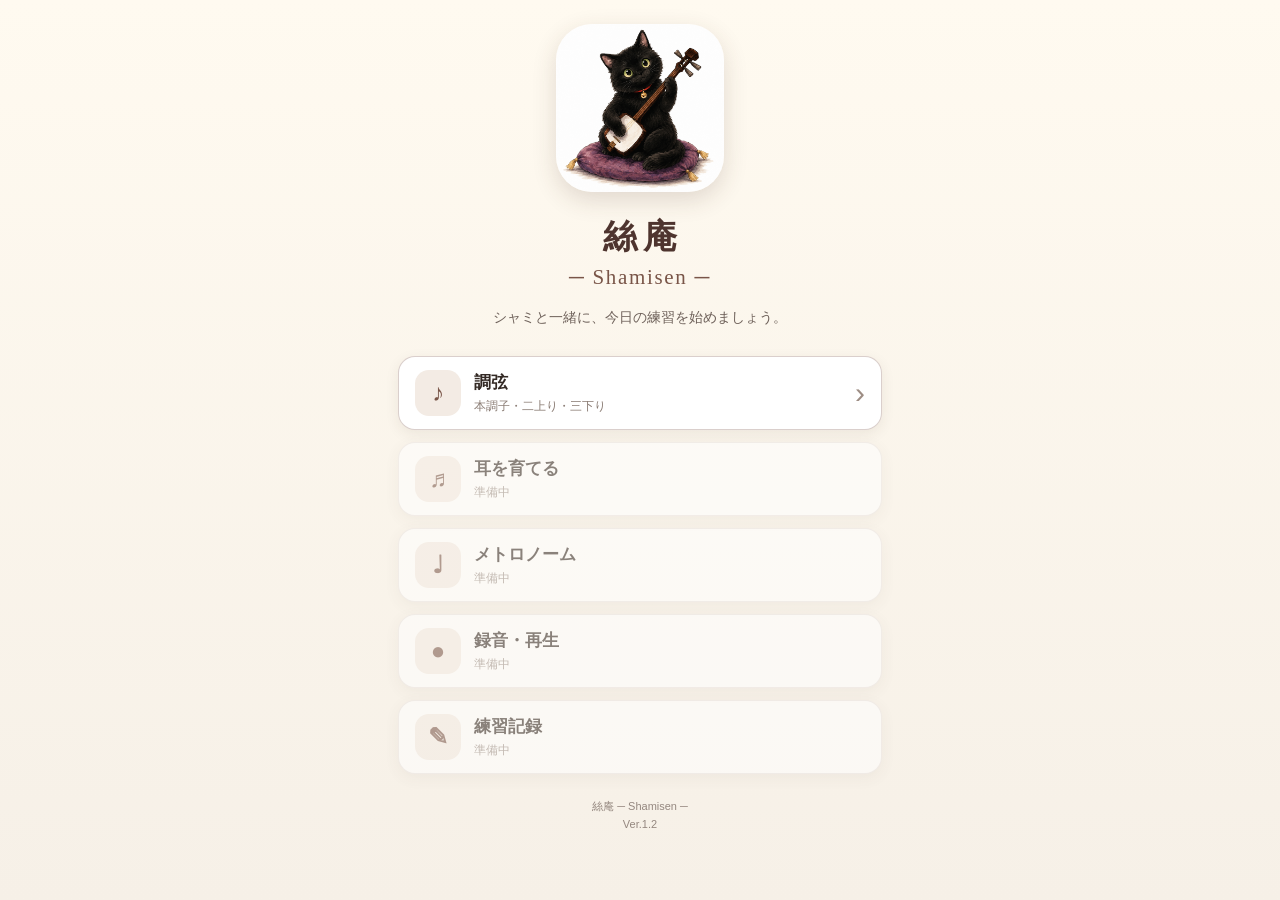
<file: index.html>
<!DOCTYPE html>
<html lang="ja">
<head>
  <meta charset="UTF-8">
  <meta name="viewport" content="width=device-width, initial-scale=1, viewport-fit=cover">
  <meta name="theme-color" content="#795548">

  <title>絲庵 ─ Shamisen ─</title>

  <link rel="manifest" href="./manifest.webmanifest">
  <link rel="icon" href="./icon-192.png" sizes="192x192">
  <link rel="apple-touch-icon" href="./icon-192.png">
  <link rel="stylesheet" href="./style.css">
</head>

<body class="home-body">
  <main class="home-app">
    <header class="home-header">
      <img
        class="home-character"
        src="./icon-512.png"
        alt="三味線を持つ黒猫のシャミ"
        width="168"
        height="168"
      >

      <p class="brand-name">絲庵</p>
      <h1 class="home-title">─ Shamisen ─</h1>

      <p class="home-message">
        シャミと一緒に、今日の練習を始めましょう。
      </p>
    </header>

    <nav class="home-menu" aria-label="練習メニュー">
      <a class="menu-button active-menu" href="./tuning.html">
        <span class="menu-icon">♪</span>

        <span class="menu-text">
          <strong>調弦</strong>
          <small>本調子・二上り・三下り</small>
        </span>

        <span class="menu-arrow" aria-hidden="true">›</span>
      </a>

      <button class="menu-button disabled-menu" type="button" disabled>
        <span class="menu-icon">♬</span>
        <span class="menu-text">
          <strong>耳を育てる</strong>
          <small>準備中</small>
        </span>
      </button>

      <button class="menu-button disabled-menu" type="button" disabled>
        <span class="menu-icon">♩</span>
        <span class="menu-text">
          <strong>メトロノーム</strong>
          <small>準備中</small>
        </span>
      </button>

      <button class="menu-button disabled-menu" type="button" disabled>
        <span class="menu-icon">●</span>
        <span class="menu-text">
          <strong>録音・再生</strong>
          <small>準備中</small>
        </span>
      </button>

      <button class="menu-button disabled-menu" type="button" disabled>
        <span class="menu-icon">✎</span>
        <span class="menu-text">
          <strong>練習記録</strong>
          <small>準備中</small>
        </span>
      </button>
    </nav>

    <button type="button" class="install-button" id="installButton" hidden>
      ホーム画面にインストール
    </button>

    <footer class="home-footer">
      <p>絲庵 ─ Shamisen ─</p>
      <p>Ver.1.2</p>
    </footer>
  </main>

  <script src="./app.js" defer></script>
</body>
</html>
</file>
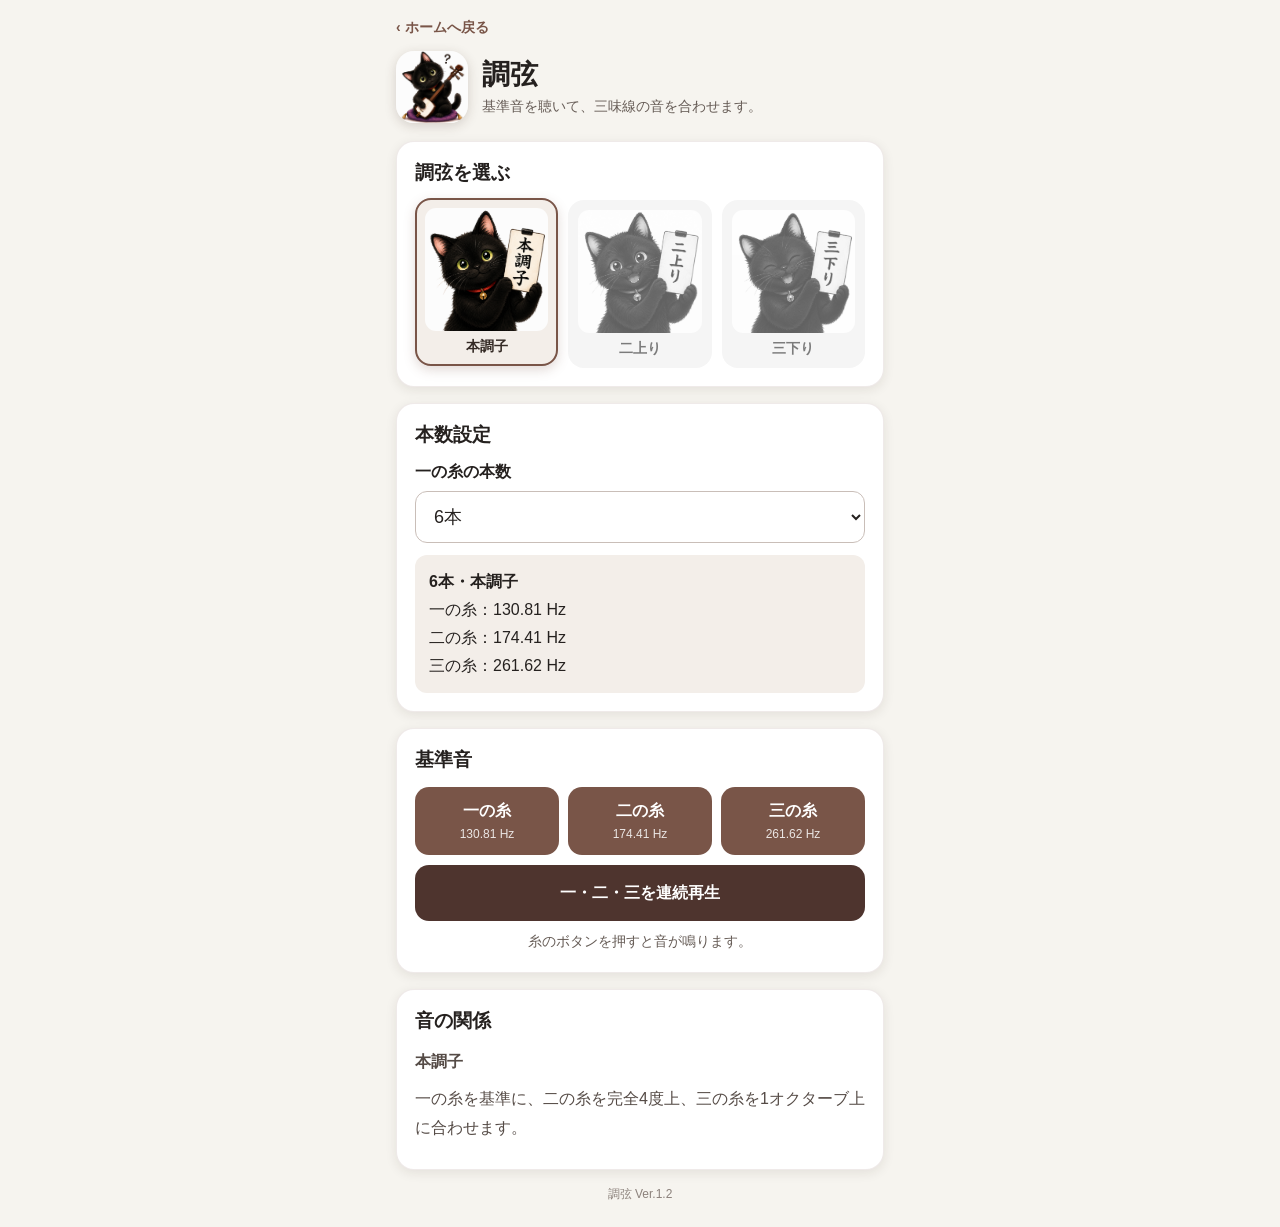
<file: tuning.html>
<!DOCTYPE html>
<html lang="ja">
<head>
  <meta charset="UTF-8">
  <meta name="viewport" content="width=device-width, initial-scale=1, viewport-fit=cover">
  <meta name="theme-color" content="#795548">

  <title>調弦｜絲庵 ─ Shamisen ─</title>

  <link rel="manifest" href="./manifest.webmanifest">
  <link rel="icon" href="./icon-192.png" sizes="192x192">
  <link rel="apple-touch-icon" href="./icon-192.png">
  <link rel="stylesheet" href="./style.css">
</head>

<body>
  <main class="app">
    <a class="back-link" href="./index.html">‹ ホームへ戻る</a>

    <header class="app-header">
      <img
        class="app-icon"
        src="./icon-192.png"
        alt=""
        width="72"
        height="72"
      >

      <div>
        <h1>調弦</h1>
        <p>基準音を聴いて、三味線の音を合わせます。</p>
      </div>
    </header>

    <section class="card" aria-labelledby="mode-title">
      <h2 id="mode-title">調弦を選ぶ</h2>

      <div class="tuning-mode-grid" role="group" aria-label="調弦の種類">
        <button
          type="button"
          class="tuning-mode-button active"
          data-mode="hon"
          aria-pressed="true"
        >
          <img src="./hon.png" alt="本調子の札を持つシャミ">
          <span>本調子</span>
        </button>

        <button
          type="button"
          class="tuning-mode-button"
          data-mode="niage"
          aria-pressed="false"
        >
          <img src="./niage.png" alt="二上りの札を持つシャミ">
          <span>二上り</span>
        </button>

        <button
          type="button"
          class="tuning-mode-button"
          data-mode="sansage"
          aria-pressed="false"
        >
          <img src="./sansage.png" alt="三下りの札を持つシャミ">
          <span>三下り</span>
        </button>
      </div>
    </section>

    <section class="card" aria-labelledby="setting-title">
      <h2 id="setting-title">本数設定</h2>

      <label for="hon">一の糸の本数</label>
      <select id="hon">
        <option value="1">1本</option>
        <option value="2">2本</option>
        <option value="3">3本</option>
        <option value="4">4本</option>
        <option value="5">5本</option>
        <option value="6" selected>6本</option>
        <option value="7">7本</option>
        <option value="8">8本</option>
        <option value="9">9本</option>
        <option value="10">10本</option>
        <option value="11">11本</option>
        <option value="12">12本</option>
      </select>

      <div class="info" id="tuningInfo" aria-live="polite"></div>
    </section>

    <section class="card" aria-labelledby="sound-title">
      <h2 id="sound-title">基準音</h2>

      <div class="button-grid">
        <button type="button" data-note="ichi">
          <span>一の糸</span>
          <small id="ichiFrequency"></small>
        </button>

        <button type="button" data-note="ni">
          <span>二の糸</span>
          <small id="niFrequency"></small>
        </button>

        <button type="button" data-note="san">
          <span>三の糸</span>
          <small id="sanFrequency"></small>
        </button>
      </div>

      <button type="button" class="secondary-button" id="playAllButton">
        一・二・三を連続再生
      </button>

      <p class="status" id="audioStatus" role="status" aria-live="polite">
        糸のボタンを押すと音が鳴ります。
      </p>
    </section>

    <section class="card" aria-labelledby="guide-title">
      <h2 id="guide-title">音の関係</h2>
      <div id="tuningGuide" class="guide-text"></div>
    </section>

    <p class="version">調弦 Ver.1.2</p>
  </main>

  <script src="./app.js" defer></script>
</body>
</html>
</file>
<file: style.css>
* {
  box-sizing: border-box;
}

:root {
  color-scheme: light;
  font-family:
    -apple-system, BlinkMacSystemFont, "Segoe UI",
    "Hiragino Kaku Gothic ProN", "Yu Gothic", sans-serif;
  background: #f6f4ef;
  color: #25211f;
}

body {
  min-width: 320px;
  margin: 0;
  background: #f6f4ef;
}

button,
select {
  font: inherit;
}

button {
  touch-action: manipulation;
}

.app {
  width: min(100%, 520px);
  min-height: 100vh;
  margin: 0 auto;
  padding:
    max(18px, env(safe-area-inset-top))
    16px
    max(24px, env(safe-area-inset-bottom));
}

.back-link {
  display: inline-block;
  margin-bottom: 14px;
  color: #795548;
  font-size: 14px;
  font-weight: 700;
  text-decoration: none;
}

.app-header {
  display: flex;
  align-items: center;
  gap: 14px;
  margin-bottom: 18px;
}

.app-icon {
  flex: 0 0 auto;
  border-radius: 18px;
  box-shadow: 0 3px 12px rgba(65, 45, 33, 0.18);
}

h1 {
  margin: 0 0 4px;
  font-size: clamp(22px, 6vw, 28px);
  line-height: 1.25;
}

.app-header p {
  margin: 0;
  color: #665c56;
  font-size: 14px;
  line-height: 1.5;
}

.card {
  margin-bottom: 16px;
  padding: 18px;
  overflow: hidden;
  background: #ffffff;
  border: 1px solid rgba(121, 85, 72, 0.12);
  border-radius: 18px;
  box-shadow: 0 3px 12px rgba(48, 35, 27, 0.09);
}

h2 {
  margin: 0 0 14px;
  font-size: 19px;
}

label {
  display: block;
  margin-bottom: 8px;
  font-weight: 700;
}

select {
  width: 100%;
  min-height: 52px;
  margin-bottom: 12px;
  padding: 0 14px;
  background: #ffffff;
  border: 1px solid #c9beb8;
  border-radius: 12px;
  color: #25211f;
  font-size: 18px;
}

.info {
  padding: 13px 14px;
  background: #f3eee9;
  border-radius: 12px;
  line-height: 1.75;
}

.tuning-mode-grid {
  display: grid;
  grid-template-columns: repeat(3, minmax(0, 1fr));
  gap: 10px;
}

.tuning-mode-button {
  min-width: 0;
  min-height: auto;
  padding: 8px;
  overflow: hidden;
  border: 2px solid transparent;
  border-radius: 16px;
  background: #f3eee9;
  color: #342a25;
  filter: grayscale(100%);
  opacity: 0.62;
  transition:
    transform 0.2s ease,
    filter 0.2s ease,
    opacity 0.2s ease,
    border-color 0.2s ease,
    box-shadow 0.2s ease;
}

.tuning-mode-button img {
  display: block;
  width: 100%;
  aspect-ratio: 1 / 1;
  object-fit: cover;
  border-radius: 11px;
}

.tuning-mode-button span {
  display: block;
  margin-top: 7px;
  font-size: 14px;
  font-weight: 700;
}

.tuning-mode-button.active {
  border-color: #795548;
  filter: grayscale(0%);
  opacity: 1;
  box-shadow: 0 4px 12px rgba(121, 85, 72, 0.22);
  transform: translateY(-2px);
}

.tuning-mode-button:focus-visible {
  outline: 3px solid rgba(121, 85, 72, 0.28);
  outline-offset: 2px;
}

.button-grid {
  display: grid;
  grid-template-columns: repeat(3, 1fr);
  gap: 9px;
}

button {
  min-height: 68px;
  padding: 12px 8px;
  border: 0;
  border-radius: 14px;
  background: #795548;
  color: #ffffff;
  font-weight: 700;
  cursor: pointer;
}

button:active {
  transform: scale(0.98);
}

button span,
button small {
  display: block;
}

button small {
  margin-top: 5px;
  font-size: 12px;
  font-weight: 500;
  opacity: 0.85;
}

.secondary-button,
.install-button {
  width: 100%;
  min-height: 56px;
  margin-top: 10px;
  background: #4e342e;
  font-size: 16px;
}

.install-button {
  margin: 18px 0 16px;
  background: #2f6f52;
}

.status {
  min-height: 1.5em;
  margin: 12px 0 0;
  color: #665c56;
  font-size: 14px;
  text-align: center;
}

.guide-text {
  color: #554b46;
  line-height: 1.8;
}

.guide-text p {
  margin: 0 0 8px;
}

.version {
  margin: 6px 0 0;
  color: #8b817b;
  font-size: 12px;
  text-align: center;
}

/* ホーム画面 */

.home-body {
  min-height: 100vh;
  background: linear-gradient(180deg, #fffaf0 0%, #f6f0e7 100%);
}

.home-app {
  width: min(100%, 520px);
  min-height: 100vh;
  margin: 0 auto;
  padding:
    max(24px, env(safe-area-inset-top))
    18px
    max(30px, env(safe-area-inset-bottom));
}

.home-header {
  margin-bottom: 26px;
  text-align: center;
}

.home-character {
  width: 168px;
  height: 168px;
  object-fit: cover;
  border-radius: 36px;
  box-shadow: 0 8px 24px rgba(73, 49, 35, 0.16);
}

.brand-name {
  margin: 18px 0 0;
  color: #4e342e;
  font-family: serif;
  font-size: 34px;
  font-weight: 700;
  letter-spacing: 0.18em;
  text-indent: 0.18em;
}

.home-title {
  margin: 4px 0 0;
  color: #795548;
  font-family: Georgia, serif;
  font-size: 21px;
  font-weight: 500;
  letter-spacing: 0.08em;
}

.home-message {
  margin: 16px 0 0;
  color: #6f625b;
  font-size: 14px;
  line-height: 1.7;
}

.home-menu {
  display: grid;
  gap: 12px;
}

.menu-button {
  display: flex;
  align-items: center;
  width: 100%;
  min-height: 74px;
  padding: 12px 16px;
  border: 1px solid rgba(121, 85, 72, 0.14);
  border-radius: 17px;
  background: #ffffff;
  color: #342a25;
  text-align: left;
  text-decoration: none;
  box-shadow: 0 4px 14px rgba(64, 46, 35, 0.08);
}

.active-menu {
  border-color: rgba(121, 85, 72, 0.28);
}

.active-menu:active {
  transform: scale(0.985);
}

.menu-icon {
  display: grid;
  flex: 0 0 46px;
  width: 46px;
  height: 46px;
  place-items: center;
  margin-right: 13px;
  border-radius: 14px;
  background: #f3ebe4;
  color: #795548;
  font-family: serif;
  font-size: 24px;
  font-weight: 700;
}

.menu-text {
  flex: 1;
}

.menu-text strong,
.menu-text small {
  display: block;
}

.menu-text strong {
  font-size: 17px;
}

.menu-text small {
  margin-top: 4px;
  color: #8a7c74;
  font-size: 12px;
  font-weight: 400;
}

.menu-arrow {
  margin-left: 10px;
  color: #9d8d84;
  font-size: 30px;
  font-weight: 300;
}

.disabled-menu {
  cursor: default;
  opacity: 0.56;
}

.home-footer {
  margin-top: 24px;
  color: #94877f;
  font-size: 11px;
  line-height: 1.6;
  text-align: center;
}

.home-footer p {
  margin: 0;
}

@media (max-width: 370px) {
  .tuning-mode-grid {
    gap: 6px;
  }

  .tuning-mode-button {
    padding: 5px;
  }

  .tuning-mode-button span {
    font-size: 12px;
  }

  .button-grid {
    grid-template-columns: 1fr;
  }

  button {
    min-height: 58px;
  }
}
</file>
